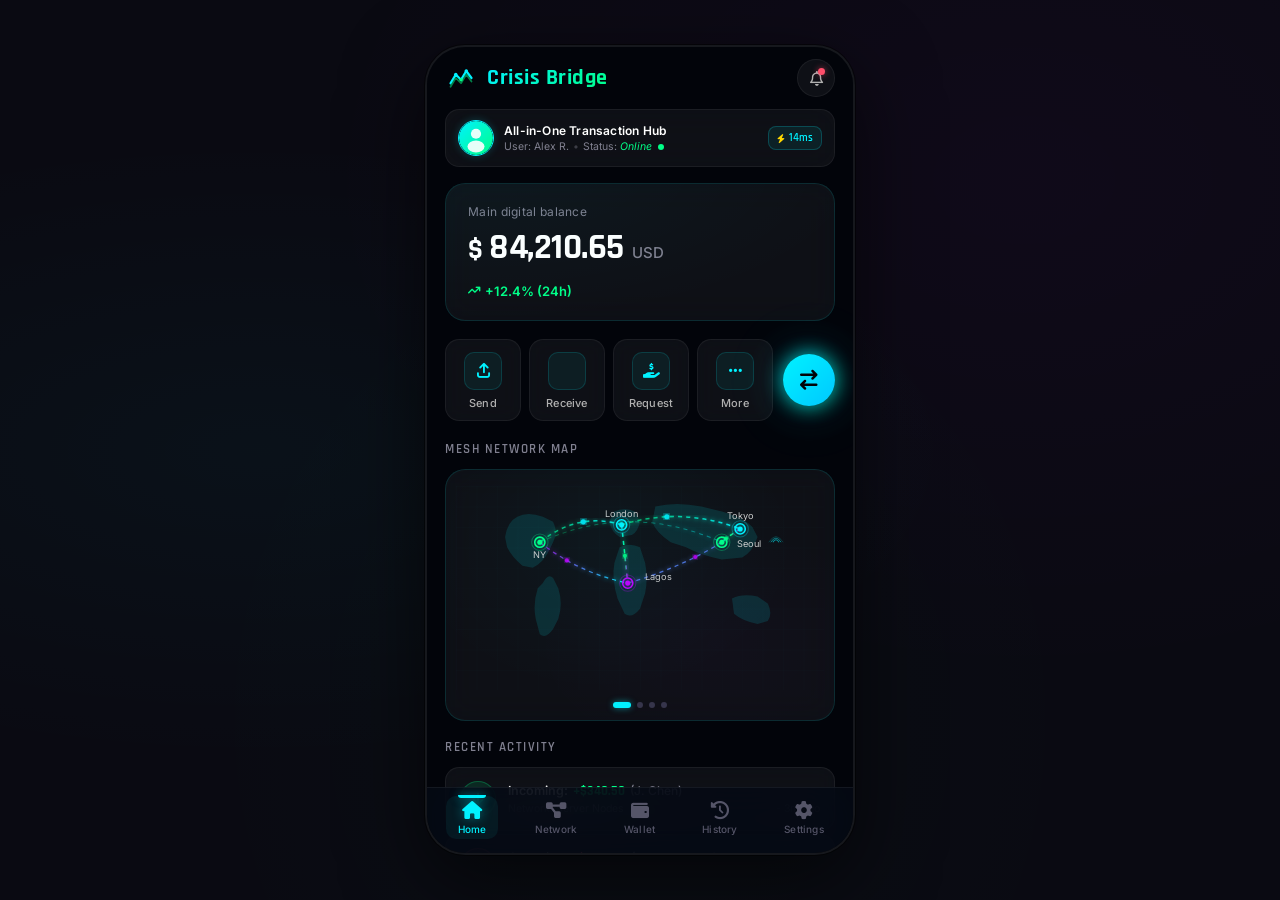
<file: crisis-bridge/index.html>
<!DOCTYPE html>
<html lang="en">
<head>
    <meta charset="UTF-8">
    <meta name="viewport" content="width=device-width, initial-scale=1.0, maximum-scale=1.0, user-scalable=no">
    <title>Crisis Bridge — All-in-One Transaction Hub</title>
    <meta name="description" content="Crisis Bridge: A futuristic fintech mobile application for seamless digital transactions, mesh network payments, and real-time balance management.">
    <link rel="preconnect" href="https://fonts.googleapis.com">
    <link rel="preconnect" href="https://fonts.gstatic.com" crossorigin>
    <link href="https://fonts.googleapis.com/css2?family=Inter:wght@300;400;500;600;700;800;900&family=Rajdhani:wght@300;400;500;600;700&display=swap" rel="stylesheet">
    <link rel="stylesheet" href="https://cdnjs.cloudflare.com/ajax/libs/font-awesome/6.5.1/css/all.min.css">
    <link rel="stylesheet" href="style.css">
</head>
<body>
    <div class="phone-frame">
        <div class="app-container" id="appContainer">

            <!-- ===== HEADER ===== -->
            <header class="app-header" id="appHeader">
                <div class="header-top">
                    <div class="brand">
                        <div class="brand-icon">
                            <svg viewBox="0 0 32 32" width="28" height="28">
                                <path d="M4 22 L10 12 L16 18 L22 8 L28 16" stroke="#00f2ff" stroke-width="2.5" fill="none" stroke-linecap="round" stroke-linejoin="round"/>
                                <path d="M4 26 L10 16 L16 22 L22 12 L28 20" stroke="#00ff88" stroke-width="2" fill="none" stroke-linecap="round" stroke-linejoin="round" opacity="0.5"/>
                                <circle cx="10" cy="12" r="2" fill="#00f2ff"/>
                                <circle cx="22" cy="8" r="2" fill="#00f2ff"/>
                                <circle cx="16" cy="18" r="2" fill="#00ff88"/>
                            </svg>
                        </div>
                        <span class="brand-text">Crisis Bridge</span>
                    </div>
                    <div class="header-right">
                        <div class="notification-bell" id="notificationBell">
                            <i class="fa-regular fa-bell"></i>
                            <span class="notification-dot"></span>
                        </div>
                    </div>
                </div>

                <!-- User Profile Bar -->
                <div class="user-profile-bar">
                    <div class="user-avatar">
                        <img src="data:image/svg+xml,%3Csvg xmlns='http://www.w3.org/2000/svg' viewBox='0 0 40 40'%3E%3Cdefs%3E%3ClinearGradient id='g' x1='0%25' y1='0%25' x2='100%25' y2='100%25'%3E%3Cstop offset='0%25' stop-color='%2300f2ff'/%3E%3Cstop offset='100%25' stop-color='%2300ff88'/%3E%3C/linearGradient%3E%3C/defs%3E%3Ccircle cx='20' cy='20' r='20' fill='url(%23g)'/%3E%3Ccircle cx='20' cy='15' r='6' fill='%23fff' opacity='0.9'/%3E%3Cellipse cx='20' cy='30' rx='10' ry='7' fill='%23fff' opacity='0.9'/%3E%3C/svg%3E" alt="User Avatar">
                    </div>
                    <div class="user-info">
                        <span class="user-title">All-in-One Transaction Hub</span>
                        <div class="user-meta">
                            <span class="user-name">User: Alex R.</span>
                            <span class="user-separator">•</span>
                            <span class="user-status">Status: <em>Online</em></span>
                            <span class="status-dot-pulse"></span>
                        </div>
                    </div>
                    <div class="latency-badge">
                        <i class="fa-solid fa-bolt"></i>
                        <span>14ms</span>
                    </div>
                </div>
            </header>

            <!-- ===== SCROLLABLE CONTENT ===== -->
            <main class="app-content" id="appContent">

                <!-- Balance Card -->
                <section class="balance-card" id="balanceCard">
                    <span class="balance-label">Main digital balance</span>
                    <div class="balance-amount">
                        <span class="currency-symbol">$</span>
                        <span class="currency-value">84,210.65</span>
                        <span class="currency-code">USD</span>
                    </div>
                    <div class="balance-growth">
                        <i class="fa-solid fa-arrow-trend-up"></i>
                        <span>+12.4% (24h)</span>
                    </div>
                </section>

                <!-- Action Hub -->
                <section class="action-hub" id="actionHub">
                    <div class="action-buttons">
                        <button class="action-btn" id="btnSend">
                            <div class="action-icon">
                                <i class="fa-solid fa-arrow-up-from-bracket"></i>
                            </div>
                            <span>Send</span>
                        </button>
                        <button class="action-btn" id="btnReceive">
                            <div class="action-icon">
                                <i class="fa-solid fa-arrow-down-to-bracket"></i>
                            </div>
                            <span>Receive</span>
                        </button>
                        <button class="action-btn" id="btnRequest">
                            <div class="action-icon">
                                <i class="fa-solid fa-hand-holding-dollar"></i>
                            </div>
                            <span>Request</span>
                        </button>
                        <button class="action-btn" id="btnMore">
                            <div class="action-icon">
                                <i class="fa-solid fa-ellipsis"></i>
                            </div>
                            <span>More</span>
                        </button>
                    </div>
                    <button class="fab-button" id="fabButton">
                        <i class="fa-solid fa-arrow-right-arrow-left"></i>
                    </button>
                </section>

                <!-- Mesh Network Map -->
                <section class="mesh-network" id="meshNetwork">
                    <h2 class="section-title">MESH NETWORK MAP</h2>
                    <div class="map-container">
                        <svg class="world-map-svg" viewBox="0 0 360 200" preserveAspectRatio="xMidYMid meet">
                            <defs>
                                <linearGradient id="lineGrad1" x1="0%" y1="0%" x2="100%" y2="0%">
                                    <stop offset="0%" stop-color="#00f2ff" stop-opacity="0.8"/>
                                    <stop offset="50%" stop-color="#00ff88" stop-opacity="1"/>
                                    <stop offset="100%" stop-color="#bf00ff" stop-opacity="0.8"/>
                                </linearGradient>
                                <linearGradient id="lineGrad2" x1="0%" y1="0%" x2="100%" y2="0%">
                                    <stop offset="0%" stop-color="#00ff88" stop-opacity="0.6"/>
                                    <stop offset="100%" stop-color="#00f2ff" stop-opacity="0.9"/>
                                </linearGradient>
                                <linearGradient id="lineGrad3" x1="0%" y1="0%" x2="100%" y2="100%">
                                    <stop offset="0%" stop-color="#bf00ff" stop-opacity="0.7"/>
                                    <stop offset="100%" stop-color="#00f2ff" stop-opacity="0.9"/>
                                </linearGradient>
                                <filter id="glowFilter">
                                    <feGaussianBlur stdDeviation="2" result="blur"/>
                                    <feMerge>
                                        <feMergeNode in="blur"/>
                                        <feMergeNode in="SourceGraphic"/>
                                    </feMerge>
                                </filter>
                                <filter id="pulseGlow">
                                    <feGaussianBlur stdDeviation="3" result="blur"/>
                                    <feMerge>
                                        <feMergeNode in="blur"/>
                                        <feMergeNode in="blur"/>
                                        <feMergeNode in="SourceGraphic"/>
                                    </feMerge>
                                </filter>
                                <!-- World map outline (simplified) -->
                                <pattern id="gridPattern" width="20" height="20" patternUnits="userSpaceOnUse">
                                    <path d="M 20 0 L 0 0 0 20" fill="none" stroke="rgba(0,242,255,0.03)" stroke-width="0.5"/>
                                </pattern>
                            </defs>

                            <!-- Grid background -->
                            <rect width="360" height="200" fill="url(#gridPattern)"/>

                            <!-- Simplified world map continents -->
                            <g class="continents" opacity="0.12">
                                <!-- North America -->
                                <path d="M60,30 Q70,25 85,30 L95,35 Q100,45 95,55 L90,65 Q85,75 75,80 L65,78 Q55,70 50,60 L48,50 Q50,35 60,30Z" fill="#00f2ff"/>
                                <!-- South America -->
                                <path d="M85,95 Q90,85 95,90 L100,100 Q105,115 100,130 L95,140 Q88,150 82,145 L78,130 Q75,115 80,100Z" fill="#00f2ff"/>
                                <!-- Europe -->
                                <path d="M155,25 Q165,20 175,25 L180,35 Q178,45 172,48 L160,50 Q152,45 150,35Z" fill="#00f2ff"/>
                                <!-- Africa -->
                                <path d="M160,60 Q170,55 180,60 L185,75 Q188,90 185,105 L180,120 Q172,130 165,125 L158,110 Q152,90 155,75Z" fill="#00f2ff"/>
                                <!-- Asia -->
                                <path d="M195,20 Q215,15 240,20 L260,25 Q280,30 290,40 L295,50 Q290,65 280,70 L260,72 Q240,68 225,60 L210,55 Q195,45 192,35Z" fill="#00f2ff"/>
                                <!-- Australia -->
                                <path d="M270,110 Q280,105 295,108 L305,115 Q310,125 305,132 L295,135 Q280,132 272,125Z" fill="#00f2ff"/>
                            </g>

                            <!-- Connection lines with animated pulses -->
                            <!-- London to NY -->
                            <path class="connection-line" d="M162,38 Q120,25 82,55" stroke="url(#lineGrad2)" stroke-width="1.5" fill="none" filter="url(#glowFilter)"/>
                            <circle class="pulse-dot" r="2.5" fill="#00f2ff" filter="url(#pulseGlow)">
                                <animateMotion dur="3s" repeatCount="indefinite" path="M162,38 Q120,25 82,55"/>
                            </circle>

                            <!-- London to Lagos -->
                            <path class="connection-line" d="M162,38 Q165,65 168,95" stroke="url(#lineGrad1)" stroke-width="1.5" fill="none" filter="url(#glowFilter)"/>
                            <circle class="pulse-dot" r="2" fill="#00ff88" filter="url(#pulseGlow)">
                                <animateMotion dur="2.5s" repeatCount="indefinite" path="M162,38 Q165,65 168,95"/>
                            </circle>

                            <!-- NY to Lagos -->
                            <path class="connection-line" d="M82,55 Q120,85 168,95" stroke="url(#lineGrad3)" stroke-width="1.2" fill="none" filter="url(#glowFilter)"/>
                            <circle class="pulse-dot" r="2" fill="#bf00ff" filter="url(#pulseGlow)">
                                <animateMotion dur="4s" repeatCount="indefinite" path="M82,55 Q120,85 168,95"/>
                            </circle>

                            <!-- London to Tokyo -->
                            <path class="connection-line" d="M162,38 Q220,20 278,42" stroke="url(#lineGrad2)" stroke-width="1.5" fill="none" filter="url(#glowFilter)"/>
                            <circle class="pulse-dot" r="2.5" fill="#00f2ff" filter="url(#pulseGlow)">
                                <animateMotion dur="3.5s" repeatCount="indefinite" path="M162,38 Q220,20 278,42"/>
                            </circle>

                            <!-- Tokyo to Seoul -->
                            <path class="connection-line" d="M278,42 Q268,48 260,55" stroke="url(#lineGrad1)" stroke-width="1.5" fill="none" filter="url(#glowFilter)"/>
                            <circle class="pulse-dot" r="2" fill="#00ff88" filter="url(#pulseGlow)">
                                <animateMotion dur="1.8s" repeatCount="indefinite" path="M278,42 Q268,48 260,55"/>
                            </circle>

                            <!-- Seoul to Lagos -->
                            <path class="connection-line" d="M260,55 Q220,80 168,95" stroke="url(#lineGrad3)" stroke-width="1.2" fill="none" filter="url(#glowFilter)"/>
                            <circle class="pulse-dot" r="2" fill="#bf00ff" filter="url(#pulseGlow)">
                                <animateMotion dur="4.5s" repeatCount="indefinite" path="M260,55 Q220,80 168,95"/>
                            </circle>

                            <!-- NY to Seoul -->
                            <path class="connection-line" d="M82,55 Q170,15 260,55" stroke="url(#lineGrad2)" stroke-width="1" fill="none" filter="url(#glowFilter)" opacity="0.5"/>

                            <!-- Network Nodes -->
                            <!-- London -->
                            <g class="network-node" data-city="London">
                                <circle class="node-pulse-ring" cx="162" cy="38" r="8" fill="none" stroke="#00f2ff" stroke-width="1" opacity="0.3"/>
                                <circle class="node-outer" cx="162" cy="38" r="5" fill="rgba(0,242,255,0.15)" stroke="#00f2ff" stroke-width="1.5"/>
                                <circle class="node-inner" cx="162" cy="38" r="2.5" fill="#00f2ff"/>
                                <text x="162" y="30" text-anchor="middle" fill="#ccc" font-size="9" font-family="Inter">London</text>
                            </g>

                            <!-- NY -->
                            <g class="network-node" data-city="NY">
                                <circle class="node-pulse-ring" cx="82" cy="55" r="8" fill="none" stroke="#00ff88" stroke-width="1" opacity="0.3"/>
                                <circle class="node-outer" cx="82" cy="55" r="5" fill="rgba(0,255,136,0.15)" stroke="#00ff88" stroke-width="1.5"/>
                                <circle class="node-inner" cx="82" cy="55" r="2.5" fill="#00ff88"/>
                                <text x="82" y="70" text-anchor="middle" fill="#ccc" font-size="9" font-family="Inter">NY</text>
                            </g>

                            <!-- Lagos -->
                            <g class="network-node" data-city="Lagos">
                                <circle class="node-pulse-ring" cx="168" cy="95" r="8" fill="none" stroke="#bf00ff" stroke-width="1" opacity="0.3"/>
                                <circle class="node-outer" cx="168" cy="95" r="5" fill="rgba(191,0,255,0.15)" stroke="#bf00ff" stroke-width="1.5"/>
                                <circle class="node-inner" cx="168" cy="95" r="2.5" fill="#bf00ff"/>
                                <text x="185" y="92" text-anchor="start" fill="#ccc" font-size="9" font-family="Inter">Lagos</text>
                            </g>

                            <!-- Tokyo -->
                            <g class="network-node" data-city="Tokyo">
                                <circle class="node-pulse-ring" cx="278" cy="42" r="8" fill="none" stroke="#00f2ff" stroke-width="1" opacity="0.3"/>
                                <circle class="node-outer" cx="278" cy="42" r="5" fill="rgba(0,242,255,0.15)" stroke="#00f2ff" stroke-width="1.5"/>
                                <circle class="node-inner" cx="278" cy="42" r="2.5" fill="#00f2ff"/>
                                <text x="278" y="32" text-anchor="middle" fill="#ccc" font-size="9" font-family="Inter">Tokyo</text>
                            </g>

                            <!-- Seoul -->
                            <g class="network-node" data-city="Seoul">
                                <circle class="node-pulse-ring" cx="260" cy="55" r="8" fill="none" stroke="#00ff88" stroke-width="1" opacity="0.3"/>
                                <circle class="node-outer" cx="260" cy="55" r="5" fill="rgba(0,255,136,0.15)" stroke="#00ff88" stroke-width="1.5"/>
                                <circle class="node-inner" cx="260" cy="55" r="2.5" fill="#00ff88"/>
                                <text x="275" y="60" text-anchor="start" fill="#ccc" font-size="9" font-family="Inter">Seoul</text>
                            </g>

                            <!-- Signal wave indicators -->
                            <g class="signal-waves" transform="translate(310, 55)">
                                <path d="M0,0 Q3,-5 6,0" stroke="#00f2ff" stroke-width="1" fill="none" opacity="0.6">
                                    <animate attributeName="opacity" values="0.2;0.8;0.2" dur="2s" repeatCount="indefinite"/>
                                </path>
                                <path d="M-2,0 Q3,-8 8,0" stroke="#00f2ff" stroke-width="0.8" fill="none" opacity="0.4">
                                    <animate attributeName="opacity" values="0.1;0.6;0.1" dur="2s" repeatCount="indefinite" begin="0.3s"/>
                                </path>
                                <path d="M-4,0 Q3,-11 10,0" stroke="#00f2ff" stroke-width="0.6" fill="none" opacity="0.3">
                                    <animate attributeName="opacity" values="0.05;0.4;0.05" dur="2s" repeatCount="indefinite" begin="0.6s"/>
                                </path>
                            </g>
                        </svg>

                        <!-- Map pagination dots -->
                        <div class="map-dots">
                            <span class="dot active"></span>
                            <span class="dot"></span>
                            <span class="dot"></span>
                            <span class="dot"></span>
                        </div>
                    </div>
                </section>

                <!-- Recent Activity -->
                <section class="recent-activity" id="recentActivity">
                    <h2 class="section-title">RECENT ACTIVITY</h2>
                    <div class="activity-list">
                        <!-- Transaction 1 -->
                        <div class="activity-item" id="tx1">
                            <div class="activity-icon incoming">
                                <i class="fa-solid fa-arrow-down"></i>
                            </div>
                            <div class="activity-details">
                                <div class="activity-top-row">
                                    <span class="activity-type">Incoming:</span>
                                    <span class="activity-amount positive">+$340.50</span>
                                    <span class="activity-sender">(J. Chen)</span>
                                </div>
                                <div class="activity-bottom-row">
                                    <span class="activity-network">Network: <em>Server Nodes</em></span>
                                    <span class="activity-time">- 3m ago</span>
                                </div>
                            </div>
                        </div>

                        <!-- Transaction 2 -->
                        <div class="activity-item" id="tx2">
                            <div class="activity-icon outgoing">
                                <i class="fa-solid fa-arrow-up"></i>
                            </div>
                            <div class="activity-details">
                                <div class="activity-top-row">
                                    <span class="activity-type">Outgoing:</span>
                                    <span class="activity-amount negative">-$1,120.00</span>
                                    <span class="activity-sender">(Server Nodes)</span>
                                </div>
                                <div class="activity-bottom-row">
                                    <span class="activity-network">Network: <em>Server Nodes</em></span>
                                    <span class="activity-time">- 12m ago</span>
                                </div>
                            </div>
                        </div>

                        <!-- Transaction 3 -->
                        <div class="activity-item" id="tx3">
                            <div class="activity-icon incoming">
                                <i class="fa-solid fa-arrow-down"></i>
                            </div>
                            <div class="activity-details">
                                <div class="activity-top-row">
                                    <span class="activity-type">Incoming:</span>
                                    <span class="activity-amount positive">+$5,000.00</span>
                                    <span class="activity-sender">(W. Smith)</span>
                                </div>
                                <div class="activity-bottom-row">
                                    <span class="activity-network">Network: <em>Server Nodes</em></span>
                                    <span class="activity-time">- 45m ago</span>
                                </div>
                            </div>
                        </div>
                    </div>
                </section>

                <!-- Bottom spacer for nav -->
                <div class="bottom-spacer"></div>
            </main>

            <!-- ===== BOTTOM NAVIGATION ===== -->
            <nav class="bottom-nav" id="bottomNav">
                <button class="nav-item active" id="navHome" data-tab="home">
                    <i class="fa-solid fa-house"></i>
                    <span>Home</span>
                </button>
                <button class="nav-item" id="navNetwork" data-tab="network">
                    <i class="fa-solid fa-diagram-project"></i>
                    <span>Network</span>
                </button>
                <button class="nav-item" id="navWallet" data-tab="wallet">
                    <i class="fa-solid fa-wallet"></i>
                    <span>Wallet</span>
                </button>
                <button class="nav-item" id="navHistory" data-tab="history">
                    <i class="fa-solid fa-clock-rotate-left"></i>
                    <span>History</span>
                </button>
                <button class="nav-item" id="navSettings" data-tab="settings">
                    <i class="fa-solid fa-gear"></i>
                    <span>Settings</span>
                </button>
            </nav>
        </div>
    </div>

    <script src="script.js"></script>
</body>
</html>
</file>
<file: crisis-bridge/style.css>
/* ============================================
   CRISIS BRIDGE — Ultra-Dark Fintech Mobile UI
   ============================================ */

/* ===== CSS Variables & Reset ===== */
:root {
    --bg-obsidian: #02040a;
    --bg-card: rgba(255, 255, 255, 0.04);
    --bg-glass: rgba(255, 255, 255, 0.05);
    --bg-glass-hover: rgba(255, 255, 255, 0.08);
    --bg-nav: rgba(5, 10, 20, 0.85);
    --border-glass: rgba(0, 242, 255, 0.12);
    --border-subtle: rgba(255, 255, 255, 0.06);

    --cyan: #00f2ff;
    --emerald: #00ff88;
    --purple: #bf00ff;
    --red-soft: #ff4d6a;
    --white: #ffffff;
    --gray-100: #e8e8e8;
    --gray-200: #b0b0b0;
    --gray-300: #808090;
    --gray-400: #555568;
    --gray-500: #35354a;

    --cyan-glow: 0 0 20px rgba(0, 242, 255, 0.4), 0 0 60px rgba(0, 242, 255, 0.15);
    --emerald-glow: 0 0 15px rgba(0, 255, 136, 0.3);
    --purple-glow: 0 0 15px rgba(191, 0, 255, 0.3);
    --fab-glow: 0 0 20px rgba(0, 242, 255, 0.5), 0 0 50px rgba(0, 242, 255, 0.2), 0 0 80px rgba(0, 242, 255, 0.1);

    --font-primary: 'Inter', -apple-system, BlinkMacSystemFont, sans-serif;
    --font-tech: 'Rajdhani', 'Inter', sans-serif;

    --radius-sm: 10px;
    --radius-md: 14px;
    --radius-lg: 20px;
    --radius-full: 50%;

    --transition-fast: 0.2s cubic-bezier(0.4, 0, 0.2, 1);
    --transition-smooth: 0.35s cubic-bezier(0.4, 0, 0.2, 1);
}

/* ===== Reset ===== */
*,
*::before,
*::after {
    margin: 0;
    padding: 0;
    box-sizing: border-box;
}

html {
    font-size: 16px;
    -webkit-font-smoothing: antialiased;
    -moz-osx-font-smoothing: grayscale;
}

body {
    font-family: var(--font-primary);
    background: #0a0a12;
    color: var(--white);
    display: flex;
    justify-content: center;
    align-items: center;
    min-height: 100vh;
    overflow: hidden;

    /* Ambient background */
    background-image:
        radial-gradient(ellipse at 20% 50%, rgba(0, 242, 255, 0.03) 0%, transparent 50%),
        radial-gradient(ellipse at 80% 20%, rgba(191, 0, 255, 0.03) 0%, transparent 50%),
        radial-gradient(ellipse at 50% 80%, rgba(0, 255, 136, 0.02) 0%, transparent 50%);
}

button {
    border: none;
    background: none;
    cursor: pointer;
    font-family: inherit;
    color: inherit;
    outline: none;
    -webkit-tap-highlight-color: transparent;
}

ul,
ol {
    list-style: none;
}

a {
    text-decoration: none;
    color: inherit;
}

img {
    display: block;
    max-width: 100%;
}

/* ===== Phone Frame ===== */
.phone-frame {
    width: 100%;
    max-width: 430px;
    min-width: 360px;
    height: 100vh;
    max-height: 932px;
    position: relative;
    overflow: hidden;
    background: var(--bg-obsidian);
}

@media (min-width: 500px) {
    .phone-frame {
        border-radius: 40px;
        border: 2px solid rgba(255, 255, 255, 0.08);
        box-shadow:
            0 0 0 1px rgba(0, 0, 0, 0.5),
            0 25px 80px rgba(0, 0, 0, 0.6),
            inset 0 1px 0 rgba(255, 255, 255, 0.05);
        height: 90vh;
    }
}

/* ===== App Container ===== */
.app-container {
    width: 100%;
    height: 100%;
    display: flex;
    flex-direction: column;
    position: relative;
    overflow: hidden;
}

/* ===== HEADER ===== */
.app-header {
    padding: 12px 18px 10px;
    flex-shrink: 0;
    z-index: 10;
    background: linear-gradient(180deg, var(--bg-obsidian) 60%, transparent);
}

.header-top {
    display: flex;
    justify-content: space-between;
    align-items: center;
    margin-bottom: 12px;
}

.brand {
    display: flex;
    align-items: center;
    gap: 10px;
}

.brand-icon {
    width: 32px;
    height: 32px;
    display: flex;
    align-items: center;
    justify-content: center;
}

.brand-text {
    font-family: var(--font-tech);
    font-size: 22px;
    font-weight: 700;
    letter-spacing: 0.5px;
    background: linear-gradient(135deg, var(--cyan), var(--emerald));
    -webkit-background-clip: text;
    -webkit-text-fill-color: transparent;
    background-clip: text;
}

.header-right {
    display: flex;
    align-items: center;
    gap: 12px;
}

.notification-bell {
    position: relative;
    width: 38px;
    height: 38px;
    display: flex;
    align-items: center;
    justify-content: center;
    border-radius: var(--radius-full);
    background: var(--bg-glass);
    border: 1px solid var(--border-subtle);
    transition: var(--transition-fast);
    font-size: 15px;
    color: var(--gray-200);
}

.notification-bell:hover {
    background: var(--bg-glass-hover);
    border-color: var(--border-glass);
}

.notification-dot {
    position: absolute;
    top: 8px;
    right: 9px;
    width: 7px;
    height: 7px;
    border-radius: 50%;
    background: var(--red-soft);
    box-shadow: 0 0 6px rgba(255, 77, 106, 0.6);
}

/* ===== User Profile Bar ===== */
.user-profile-bar {
    display: flex;
    align-items: center;
    gap: 10px;
    padding: 10px 12px;
    background: var(--bg-glass);
    border: 1px solid var(--border-subtle);
    border-radius: var(--radius-md);
    backdrop-filter: blur(15px);
    -webkit-backdrop-filter: blur(15px);
}

.user-avatar {
    width: 36px;
    height: 36px;
    border-radius: var(--radius-full);
    overflow: hidden;
    flex-shrink: 0;
    border: 1.5px solid var(--cyan);
    box-shadow: 0 0 8px rgba(0, 242, 255, 0.2);
}

.user-avatar img {
    width: 100%;
    height: 100%;
    object-fit: cover;
}

.user-info {
    flex: 1;
    min-width: 0;
}

.user-title {
    font-size: 12px;
    font-weight: 600;
    color: var(--white);
    display: block;
    letter-spacing: 0.2px;
}

.user-meta {
    display: flex;
    align-items: center;
    gap: 4px;
    font-size: 10.5px;
    color: var(--gray-300);
    margin-top: 2px;
}

.user-meta em {
    color: var(--emerald);
    font-style: italic;
}

.user-separator {
    opacity: 0.4;
}

.status-dot-pulse {
    width: 6px;
    height: 6px;
    border-radius: 50%;
    background: var(--emerald);
    margin-left: 2px;
    animation: statusPulse 2s ease-in-out infinite;
}

@keyframes statusPulse {

    0%,
    100% {
        opacity: 1;
        box-shadow: 0 0 4px var(--emerald);
    }

    50% {
        opacity: 0.4;
        box-shadow: 0 0 8px var(--emerald);
    }
}

.latency-badge {
    display: flex;
    align-items: center;
    gap: 4px;
    padding: 4px 8px;
    background: rgba(0, 242, 255, 0.08);
    border: 1px solid rgba(0, 242, 255, 0.2);
    border-radius: 8px;
    font-size: 11px;
    font-weight: 600;
    color: var(--cyan);
    flex-shrink: 0;
    font-family: var(--font-tech);
}

.latency-badge i {
    font-size: 9px;
    color: #ffd700;
}

/* ===== SCROLLABLE CONTENT ===== */
.app-content {
    flex: 1;
    overflow-y: auto;
    overflow-x: hidden;
    padding: 6px 18px 0;
    scroll-behavior: smooth;
    -webkit-overflow-scrolling: touch;
}

/* Custom scrollbar */
.app-content::-webkit-scrollbar {
    width: 3px;
}

.app-content::-webkit-scrollbar-track {
    background: transparent;
}

.app-content::-webkit-scrollbar-thumb {
    background: rgba(0, 242, 255, 0.15);
    border-radius: 10px;
}

/* ===== BALANCE CARD ===== */
.balance-card {
    background: var(--bg-glass);
    border: 1px solid var(--border-glass);
    border-radius: var(--radius-lg);
    padding: 20px 22px 18px;
    margin-bottom: 18px;
    backdrop-filter: blur(15px);
    -webkit-backdrop-filter: blur(15px);
    position: relative;
    overflow: hidden;
}

.balance-card::before {
    content: '';
    position: absolute;
    top: -50%;
    left: -50%;
    width: 200%;
    height: 200%;
    background: radial-gradient(ellipse at 30% 20%, rgba(0, 242, 255, 0.04) 0%, transparent 50%);
    pointer-events: none;
}

.balance-label {
    font-size: 12px;
    color: var(--gray-300);
    letter-spacing: 0.3px;
    display: block;
    margin-bottom: 6px;
}

.balance-amount {
    display: flex;
    align-items: baseline;
    gap: 6px;
    margin-bottom: 8px;
}

.currency-symbol {
    font-family: var(--font-tech);
    font-size: 28px;
    font-weight: 700;
    color: var(--white);
}

.currency-value {
    font-family: var(--font-tech);
    font-size: 36px;
    font-weight: 700;
    color: var(--white);
    letter-spacing: -0.5px;
}

.currency-code {
    font-size: 15px;
    font-weight: 500;
    color: var(--gray-300);
    margin-left: 2px;
}

.balance-growth {
    display: inline-flex;
    align-items: center;
    gap: 5px;
    font-size: 13px;
    font-weight: 600;
    color: var(--emerald);
    padding: 3px 0;
}

.balance-growth i {
    font-size: 11px;
}

/* ===== ACTION HUB ===== */
.action-hub {
    display: flex;
    align-items: center;
    gap: 10px;
    margin-bottom: 20px;
    position: relative;
}

.action-buttons {
    display: flex;
    gap: 8px;
    flex: 1;
}

.action-btn {
    flex: 1;
    display: flex;
    flex-direction: column;
    align-items: center;
    gap: 6px;
    padding: 12px 4px 10px;
    border-radius: var(--radius-md);
    background: var(--bg-glass);
    border: 1px solid var(--border-subtle);
    backdrop-filter: blur(10px);
    -webkit-backdrop-filter: blur(10px);
    transition: var(--transition-fast);
}

.action-btn:hover {
    background: var(--bg-glass-hover);
    border-color: var(--border-glass);
    transform: translateY(-2px);
}

.action-btn:active {
    transform: translateY(0) scale(0.97);
}

.action-icon {
    width: 38px;
    height: 38px;
    display: flex;
    align-items: center;
    justify-content: center;
    border-radius: var(--radius-sm);
    background: rgba(0, 242, 255, 0.06);
    border: 1px solid rgba(0, 242, 255, 0.15);
    font-size: 15px;
    color: var(--cyan);
    transition: var(--transition-fast);
}

.action-btn:hover .action-icon {
    background: rgba(0, 242, 255, 0.12);
    box-shadow: 0 0 12px rgba(0, 242, 255, 0.15);
}

.action-btn span {
    font-size: 11px;
    font-weight: 500;
    color: var(--gray-200);
    letter-spacing: 0.2px;
}

/* FAB Button */
.fab-button {
    width: 52px;
    height: 52px;
    border-radius: var(--radius-full);
    background: linear-gradient(135deg, var(--cyan), #00c8ff);
    display: flex;
    align-items: center;
    justify-content: center;
    font-size: 20px;
    color: var(--bg-obsidian);
    box-shadow: var(--fab-glow);
    flex-shrink: 0;
    animation: fabFloat 3s ease-in-out infinite;
    transition: var(--transition-smooth);
    position: relative;
}

.fab-button::before {
    content: '';
    position: absolute;
    inset: -3px;
    border-radius: var(--radius-full);
    background: linear-gradient(135deg, var(--cyan), var(--emerald));
    opacity: 0.3;
    filter: blur(8px);
    z-index: -1;
    animation: fabGlowPulse 3s ease-in-out infinite;
}

.fab-button:hover {
    transform: scale(1.08);
    box-shadow: 0 0 30px rgba(0, 242, 255, 0.6), 0 0 80px rgba(0, 242, 255, 0.25);
}

.fab-button:active {
    transform: scale(0.95);
}

@keyframes fabFloat {

    0%,
    100% {
        transform: translateY(0);
    }

    50% {
        transform: translateY(-5px);
    }
}

@keyframes fabGlowPulse {

    0%,
    100% {
        opacity: 0.3;
    }

    50% {
        opacity: 0.6;
    }
}

/* ===== MESH NETWORK MAP ===== */
.mesh-network {
    margin-bottom: 18px;
}

.section-title {
    font-family: var(--font-tech);
    font-size: 13px;
    font-weight: 600;
    color: var(--gray-300);
    letter-spacing: 1.5px;
    margin-bottom: 12px;
    text-transform: uppercase;
}

.map-container {
    background: var(--bg-glass);
    border: 1px solid var(--border-glass);
    border-radius: var(--radius-lg);
    padding: 16px 10px 12px;
    backdrop-filter: blur(15px);
    -webkit-backdrop-filter: blur(15px);
    position: relative;
    overflow: hidden;
}

.map-container::before {
    content: '';
    position: absolute;
    inset: 0;
    background:
        radial-gradient(ellipse at 40% 30%, rgba(0, 242, 255, 0.03) 0%, transparent 60%),
        radial-gradient(ellipse at 70% 70%, rgba(191, 0, 255, 0.02) 0%, transparent 50%);
    pointer-events: none;
}

.world-map-svg {
    width: 100%;
    height: auto;
    display: block;
}

/* Node animations */
.node-pulse-ring {
    animation: nodePulse 2.5s ease-in-out infinite;
}

@keyframes nodePulse {

    0%,
    100% {
        r: 8;
        opacity: 0.2;
    }

    50% {
        r: 12;
        opacity: 0.05;
    }
}

.network-node {
    cursor: pointer;
}

.network-node:hover .node-inner {
    r: 3.5;
}

.network-node:hover .node-outer {
    r: 6;
    stroke-width: 2;
}

/* Connection line animation */
.connection-line {
    stroke-dasharray: 4, 4;
    animation: dashFlow 8s linear infinite;
}

@keyframes dashFlow {
    to {
        stroke-dashoffset: -80;
    }
}

/* Pulse dots along paths */
.pulse-dot {
    opacity: 0.9;
}

/* Map dots pagination */
.map-dots {
    display: flex;
    justify-content: center;
    gap: 6px;
    margin-top: 12px;
}

.map-dots .dot {
    width: 6px;
    height: 6px;
    border-radius: 50%;
    background: var(--gray-500);
    transition: var(--transition-fast);
}

.map-dots .dot.active {
    background: var(--cyan);
    box-shadow: 0 0 6px rgba(0, 242, 255, 0.5);
    width: 18px;
    border-radius: 3px;
}

/* ===== RECENT ACTIVITY ===== */
.recent-activity {
    margin-bottom: 12px;
}

.activity-list {
    display: flex;
    flex-direction: column;
    gap: 3px;
}

.activity-item {
    display: flex;
    align-items: center;
    gap: 12px;
    padding: 13px 14px;
    background: var(--bg-glass);
    border: 1px solid var(--border-subtle);
    border-radius: var(--radius-md);
    backdrop-filter: blur(10px);
    -webkit-backdrop-filter: blur(10px);
    transition: var(--transition-fast);
    cursor: pointer;
}

.activity-item:hover {
    background: var(--bg-glass-hover);
    border-color: var(--border-glass);
    transform: translateX(3px);
}

.activity-icon {
    width: 36px;
    height: 36px;
    border-radius: var(--radius-full);
    display: flex;
    align-items: center;
    justify-content: center;
    font-size: 14px;
    flex-shrink: 0;
}

.activity-icon.incoming {
    background: rgba(0, 255, 136, 0.1);
    border: 1px solid rgba(0, 255, 136, 0.25);
    color: var(--emerald);
}

.activity-icon.outgoing {
    background: rgba(255, 77, 106, 0.1);
    border: 1px solid rgba(255, 77, 106, 0.25);
    color: var(--red-soft);
}

.activity-details {
    flex: 1;
    min-width: 0;
}

.activity-top-row {
    display: flex;
    align-items: center;
    gap: 5px;
    flex-wrap: wrap;
}

.activity-type {
    font-size: 12.5px;
    font-weight: 600;
    color: var(--gray-100);
}

.activity-amount {
    font-family: var(--font-tech);
    font-size: 13px;
    font-weight: 700;
}

.activity-amount.positive {
    color: var(--emerald);
}

.activity-amount.negative {
    color: var(--red-soft);
}

.activity-sender {
    font-size: 12px;
    color: var(--gray-300);
    font-weight: 500;
}

.activity-bottom-row {
    display: flex;
    align-items: center;
    justify-content: space-between;
    margin-top: 3px;
}

.activity-network {
    font-size: 10.5px;
    color: var(--gray-400);
}

.activity-network em {
    color: var(--gray-300);
    font-style: normal;
}

.activity-time {
    font-size: 10.5px;
    color: var(--gray-400);
    flex-shrink: 0;
}

/* ===== BOTTOM SPACER ===== */
.bottom-spacer {
    height: 80px;
    flex-shrink: 0;
}

/* ===== BOTTOM NAVIGATION ===== */
.bottom-nav {
    position: absolute;
    bottom: 0;
    left: 0;
    right: 0;
    display: flex;
    justify-content: space-around;
    align-items: center;
    padding: 8px 6px 14px;
    background: var(--bg-nav);
    backdrop-filter: blur(25px);
    -webkit-backdrop-filter: blur(25px);
    border-top: 1px solid rgba(255, 255, 255, 0.06);
    z-index: 20;
}

@supports (padding-bottom: env(safe-area-inset-bottom)) {
    .bottom-nav {
        padding-bottom: calc(14px + env(safe-area-inset-bottom));
    }
}

.nav-item {
    display: flex;
    flex-direction: column;
    align-items: center;
    gap: 3px;
    padding: 6px 10px 4px;
    border-radius: var(--radius-sm);
    transition: var(--transition-fast);
    position: relative;
    min-width: 52px;
}

.nav-item i {
    font-size: 18px;
    color: var(--gray-400);
    transition: var(--transition-fast);
}

.nav-item span {
    font-size: 10px;
    font-weight: 500;
    color: var(--gray-400);
    transition: var(--transition-fast);
    letter-spacing: 0.2px;
}

/* Active tab */
.nav-item.active {
    background: rgba(0, 242, 255, 0.06);
}

.nav-item.active::before {
    content: '';
    position: absolute;
    top: -1px;
    left: 12px;
    right: 12px;
    height: 2.5px;
    background: var(--cyan);
    border-radius: 0 0 3px 3px;
    box-shadow: 0 0 8px rgba(0, 242, 255, 0.5), 0 0 20px rgba(0, 242, 255, 0.2);
}

.nav-item.active i {
    color: var(--cyan);
    filter: drop-shadow(0 0 6px rgba(0, 242, 255, 0.4));
}

.nav-item.active span {
    color: var(--cyan);
}

.nav-item:hover:not(.active) i {
    color: var(--gray-300);
}

.nav-item:hover:not(.active) span {
    color: var(--gray-300);
}

/* ===== UTILITY ANIMATIONS ===== */
@keyframes fadeInUp {
    from {
        opacity: 0;
        transform: translateY(20px);
    }

    to {
        opacity: 1;
        transform: translateY(0);
    }
}

@keyframes shimmer {
    0% {
        background-position: -200% 0;
    }

    100% {
        background-position: 200% 0;
    }
}

/* Staggered entry animations */
.balance-card {
    animation: fadeInUp 0.6s ease-out 0.1s both;
}

.action-hub {
    animation: fadeInUp 0.6s ease-out 0.2s both;
}

.mesh-network {
    animation: fadeInUp 0.6s ease-out 0.3s both;
}

.recent-activity {
    animation: fadeInUp 0.6s ease-out 0.4s both;
}

.activity-item:nth-child(1) {
    animation: fadeInUp 0.5s ease-out 0.5s both;
}

.activity-item:nth-child(2) {
    animation: fadeInUp 0.5s ease-out 0.6s both;
}

.activity-item:nth-child(3) {
    animation: fadeInUp 0.5s ease-out 0.7s both;
}

/* ===== RESPONSIVE FINE-TUNING ===== */
@media (max-width: 380px) {
    .app-header {
        padding: 10px 14px 8px;
    }

    .app-content {
        padding: 4px 14px 0;
    }

    .brand-text {
        font-size: 19px;
    }

    .currency-value {
        font-size: 30px;
    }

    .currency-symbol {
        font-size: 24px;
    }

    .action-btn {
        padding: 10px 2px 8px;
    }

    .action-icon {
        width: 34px;
        height: 34px;
        font-size: 13px;
    }

    .fab-button {
        width: 46px;
        height: 46px;
        font-size: 18px;
    }
}

@media (min-width: 500px) {
    body {
        padding: 20px;
    }
}

/* ===== Selection color ===== */
::selection {
    background: rgba(0, 242, 255, 0.25);
    color: var(--white);
}
</file>
